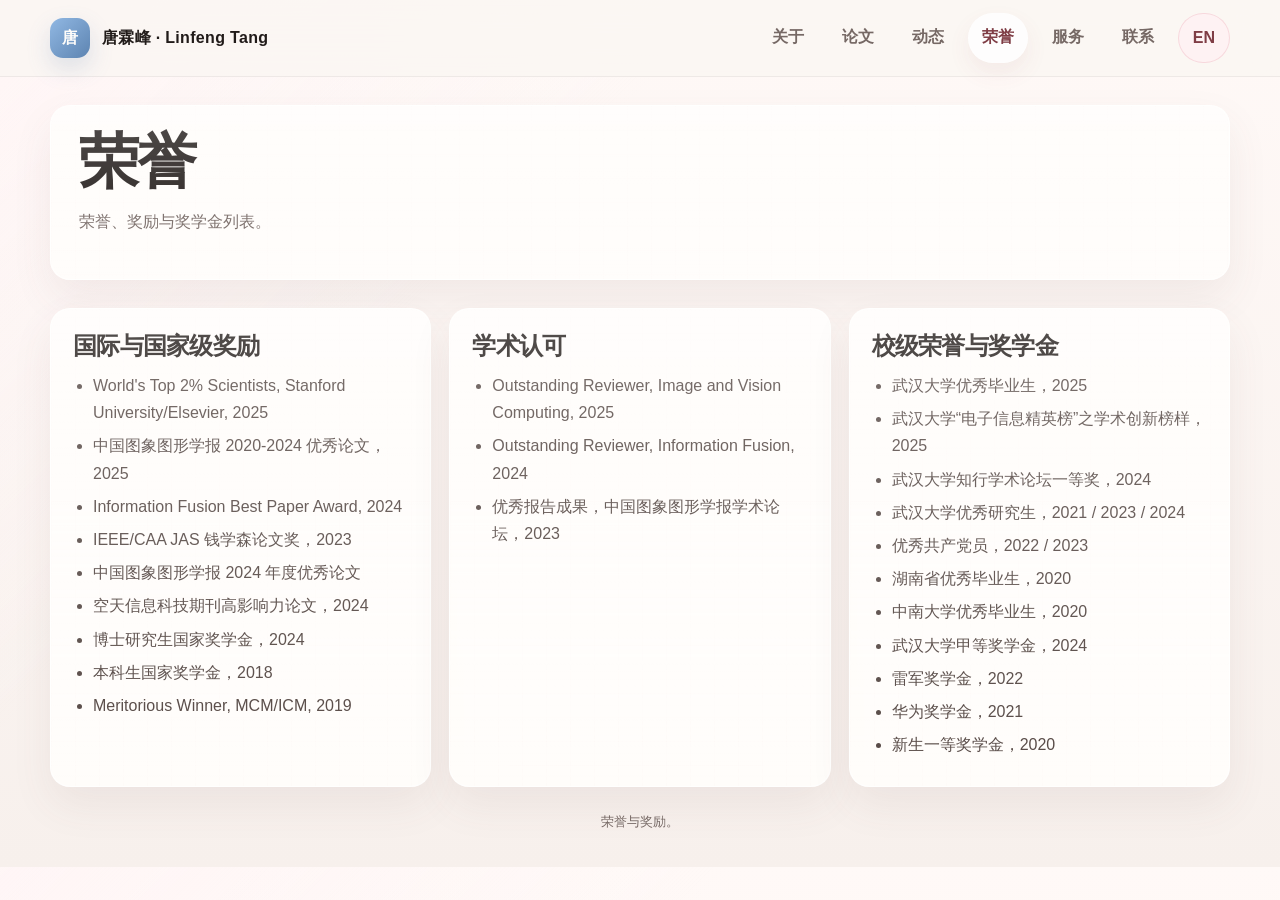
<file: honors.html>
<!doctype html>
<html lang="zh-CN">
<head>
  <meta charset="utf-8">
  <meta name="viewport" content="width=device-width, initial-scale=1">
  <title>唐霖峰 | 荣誉</title>
  <meta name="description" content="唐霖峰的荣誉、奖励与奖学金。">
  <link rel="alternate" hreflang="zh-CN" href="./honors.html">
  <link rel="alternate" hreflang="en" href="./en/honors.html">
  <link rel="stylesheet" href="./styles.css?v=20260426-crown-neutral-buttons">
</head>
<body>
  <header class="topbar">
    <div class="wrap topbar-inner">
      <a class="brand" href="./index.html">
        <span class="brand-mark">唐</span>
        <span>唐霖峰 · Linfeng Tang</span>
      </a>
      <nav class="nav">
        <a href="./index.html">关于</a>
        <a href="./publications.html">论文</a>
        <a href="./news.html">动态</a>
        <a class="current" href="./honors.html">荣誉</a>
        <a href="./services.html">服务</a>
        <a href="./contact.html">联系</a>
        <a class="lang-link" href="./en/honors.html">EN</a>
      </nav>
    </div>
  </header>

  <main class="wrap">
    <section class="page-hero">
      <div class="hero-card">
        <h1>荣誉</h1>
        <p>荣誉、奖励与奖学金列表。</p>
      </div>
    </section>

    <section class="section">
      <div class="honor-grid">
        <article class="list-card">
          <h3>国际与国家级奖励</h3>
          <ul class="plain-list">
            <li>World&#x27;s Top 2% Scientists, Stanford University/Elsevier, 2025</li>
            <li>中国图象图形学报 2020-2024 优秀论文，2025</li>
            <li>Information Fusion Best Paper Award, 2024</li>
            <li>IEEE/CAA JAS 钱学森论文奖，2023</li>
            <li>中国图象图形学报 2024 年度优秀论文</li>
            <li>空天信息科技期刊高影响力论文，2024</li>
            <li>博士研究生国家奖学金，2024</li>
            <li>本科生国家奖学金，2018</li>
            <li>Meritorious Winner, MCM/ICM, 2019</li>
          </ul>
        </article>
        <article class="list-card">
          <h3>学术认可</h3>
          <ul class="plain-list">
            <li>Outstanding Reviewer, Image and Vision Computing, 2025</li>
            <li>Outstanding Reviewer, Information Fusion, 2024</li>
            <li>优秀报告成果，中国图象图形学报学术论坛，2023</li>
          </ul>
        </article>
        <article class="list-card">
          <h3>校级荣誉与奖学金</h3>
          <ul class="plain-list">
            <li>武汉大学优秀毕业生，2025</li>
            <li>武汉大学“电子信息精英榜”之学术创新榜样，2025</li>
            <li>武汉大学知行学术论坛一等奖，2024</li>
            <li>武汉大学优秀研究生，2021 / 2023 / 2024</li>
            <li>优秀共产党员，2022 / 2023</li>
            <li>湖南省优秀毕业生，2020</li>
            <li>中南大学优秀毕业生，2020</li>
            <li>武汉大学甲等奖学金，2024</li>
            <li>雷军奖学金，2022</li>
            <li>华为奖学金，2021</li>
            <li>新生一等奖学金，2020</li>
          </ul>
        </article>
      </div>
    </section>

    <div class="footer">荣誉与奖励。</div>
  </main>
</body>
</html>
</file>
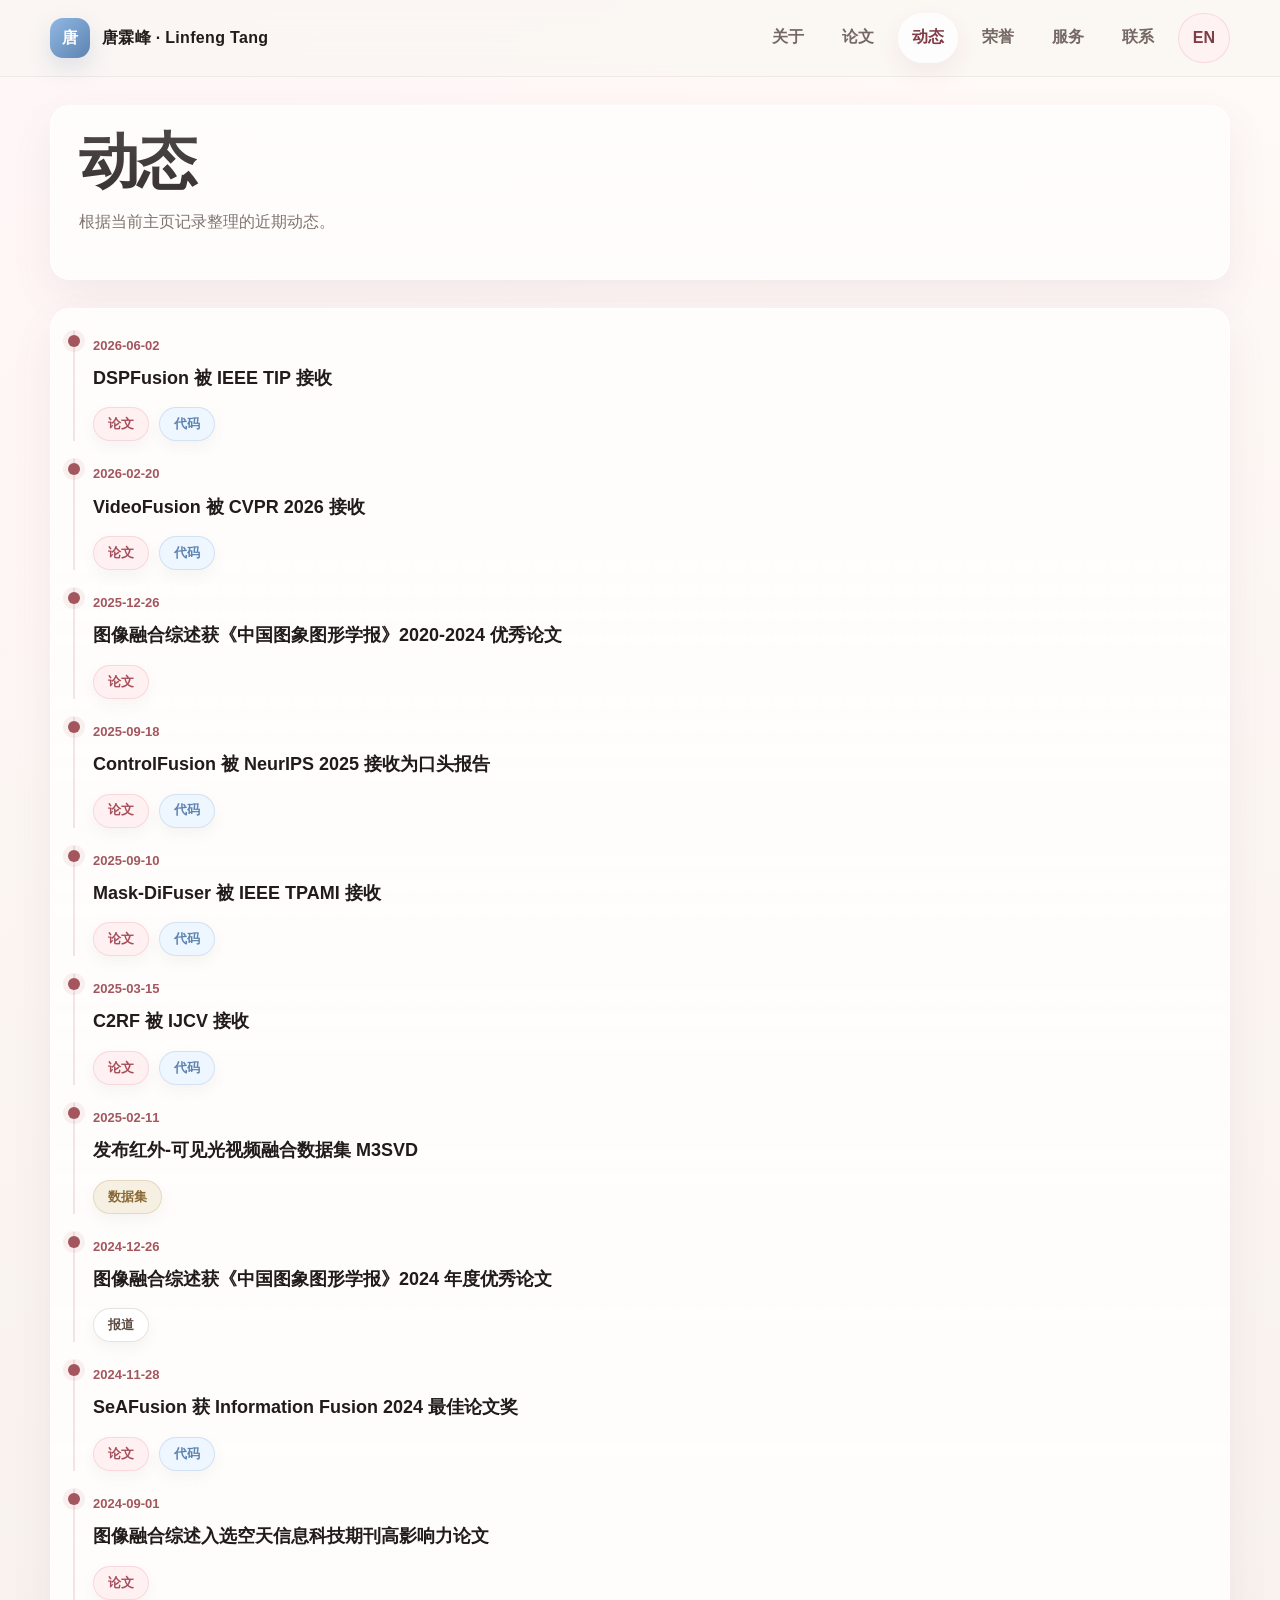
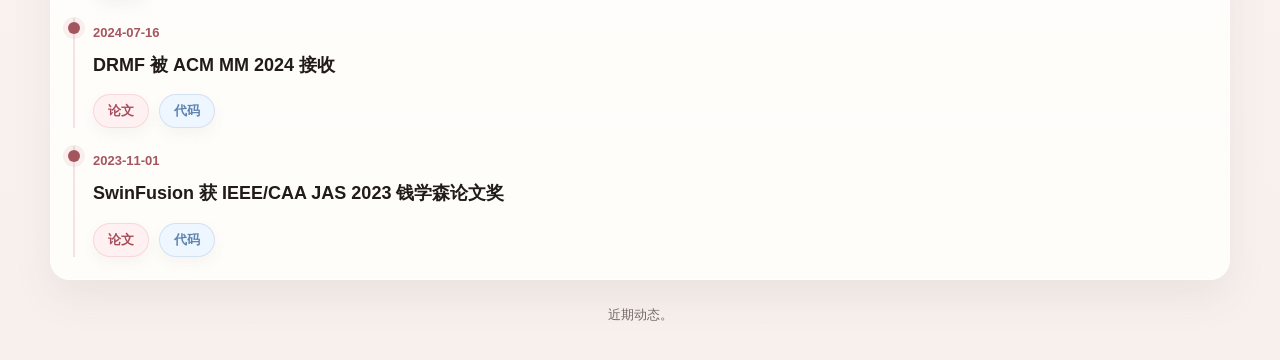
<file: news.html>
<!doctype html>
<html lang="zh-CN">
<head>
  <meta charset="utf-8">
  <meta name="viewport" content="width=device-width, initial-scale=1">
  <title>唐霖峰 | 动态</title>
  <meta name="description" content="唐霖峰近期动态。">
  <link rel="alternate" hreflang="zh-CN" href="./news.html">
  <link rel="alternate" hreflang="en" href="./en/news.html">
  <link rel="stylesheet" href="./styles.css?v=20260426-crown-neutral-buttons">
</head>
<body>
  <header class="topbar">
    <div class="wrap topbar-inner">
      <a class="brand" href="./index.html">
        <span class="brand-mark">唐</span>
        <span>唐霖峰 · Linfeng Tang</span>
      </a>
      <nav class="nav">
        <a href="./index.html">关于</a>
        <a href="./publications.html">论文</a>
        <a class="current" href="./news.html">动态</a>
        <a href="./honors.html">荣誉</a>
        <a href="./services.html">服务</a>
        <a href="./contact.html">联系</a>
        <a class="lang-link" href="./en/news.html">EN</a>
      </nav>
    </div>
  </header>

  <main class="wrap">
    <section class="page-hero">
      <div class="hero-card">
        <h1>动态</h1>
        <p>根据当前主页记录整理的近期动态。</p>
      </div>
    </section>

    <section class="section">
      <div class="timeline-card">
        <div class="timeline-list">
          <div class="timeline-item">
            <span>2026-06-02</span>
            <strong>DSPFusion 被 IEEE TIP 接收</strong>
            <div class="mini-actions"><a class="mini-btn paper" href="https://doi.org/10.1109/TIP.2026.3700938" target="_blank" rel="noreferrer">论文</a><a class="mini-btn code" href="https://github.com/Linfeng-Tang/DSPFusion" target="_blank" rel="noreferrer">代码</a></div>
          </div>
          <div class="timeline-item">
            <span>2026-02-20</span>
            <strong>VideoFusion 被 CVPR 2026 接收</strong>
            <div class="mini-actions"><a class="mini-btn paper" href="https://arxiv.org/abs/2503.23359" target="_blank" rel="noreferrer">论文</a><a class="mini-btn code" href="https://github.com/Linfeng-Tang/VideoFusion" target="_blank" rel="noreferrer">代码</a></div>
          </div>
          <div class="timeline-item">
            <span>2025-12-26</span>
            <strong>图像融合综述获《中国图象图形学报》2020-2024 优秀论文</strong>
            <div class="mini-actions"><a class="mini-btn paper" href="https://www.cjig.cn/thesisDetails#10.11834/jig.220422&lang=zh" target="_blank" rel="noreferrer">论文</a></div>
          </div>
          <div class="timeline-item">
            <span>2025-09-18</span>
            <strong>ControlFusion 被 NeurIPS 2025 接收为口头报告</strong>
            <div class="mini-actions"><a class="mini-btn paper" href="https://arxiv.org/pdf/2503.23356" target="_blank" rel="noreferrer">论文</a><a class="mini-btn code" href="https://github.com/Linfeng-Tang/ControlFusion" target="_blank" rel="noreferrer">代码</a></div>
          </div>
          <div class="timeline-item">
            <span>2025-09-10</span>
            <strong>Mask-DiFuser 被 IEEE TPAMI 接收</strong>
            <div class="mini-actions"><a class="mini-btn paper" href="https://ieeexplore.ieee.org/document/11162636" target="_blank" rel="noreferrer">论文</a><a class="mini-btn code" href="https://github.com/Linfeng-Tang/Mask-DiFuser" target="_blank" rel="noreferrer">代码</a></div>
          </div>
          <div class="timeline-item">
            <span>2025-03-15</span>
            <strong>C2RF 被 IJCV 接收</strong>
            <div class="mini-actions"><a class="mini-btn paper" href="https://link.springer.com/article/10.1007/s11263-025-02427-1" target="_blank" rel="noreferrer">论文</a><a class="mini-btn code" href="https://github.com/Linfeng-Tang/C2RF" target="_blank" rel="noreferrer">代码</a></div>
          </div>
          <div class="timeline-item">
            <span>2025-02-11</span>
            <strong>发布红外-可见光视频融合数据集 M3SVD</strong>
            <div class="mini-actions"><a class="mini-btn data" href="https://github.com/Linfeng-Tang/M3SVD" target="_blank" rel="noreferrer">数据集</a></div>
          </div>
          <div class="timeline-item">
            <span>2024-12-26</span>
            <strong>图像融合综述获《中国图象图形学报》2024 年度优秀论文</strong>
            <div class="mini-actions"><a class="mini-btn note" href="https://mp.weixin.qq.com/s?__biz=MzU1NzM4MjgzOA==&mid=2247536019&idx=1&sn=086193c8064ae58bc1f05de26faaee61" target="_blank" rel="noreferrer">报道</a></div>
          </div>
          <div class="timeline-item">
            <span>2024-11-28</span>
            <strong>SeAFusion 获 Information Fusion 2024 最佳论文奖</strong>
            <div class="mini-actions"><a class="mini-btn paper" href="https://www.sciencedirect.com/science/article/pii/S1566253521002542" target="_blank" rel="noreferrer">论文</a><a class="mini-btn code" href="https://github.com/Linfeng-Tang/SeAFusion" target="_blank" rel="noreferrer">代码</a></div>
          </div>
          <div class="timeline-item">
            <span>2024-09-01</span>
            <strong>图像融合综述入选空天信息科技期刊高影响力论文</strong>
            <div class="mini-actions"><a class="mini-btn paper" href="https://txtx.publish.founderss.cn/zh/article/doi/10.11834/jig.220422/" target="_blank" rel="noreferrer">论文</a></div>
          </div>
          <div class="timeline-item">
            <span>2024-07-16</span>
            <strong>DRMF 被 ACM MM 2024 接收</strong>
            <div class="mini-actions"><a class="mini-btn paper" href="https://dl.acm.org/doi/10.1145/3664647.3681064" target="_blank" rel="noreferrer">论文</a><a class="mini-btn code" href="https://github.com/Linfeng-Tang/DRMF" target="_blank" rel="noreferrer">代码</a></div>
          </div>
          <div class="timeline-item">
            <span>2023-11-01</span>
            <strong>SwinFusion 获 IEEE/CAA JAS 2023 钱学森论文奖</strong>
            <div class="mini-actions"><a class="mini-btn paper" href="https://ieeexplore.ieee.org/document/9812535" target="_blank" rel="noreferrer">论文</a><a class="mini-btn code" href="https://github.com/Linfeng-Tang/SwinFusion" target="_blank" rel="noreferrer">代码</a></div>
          </div>
        </div>
      </div>
    </section>

    <div class="footer">近期动态。</div>
  </main>
</body>
</html>
</file>
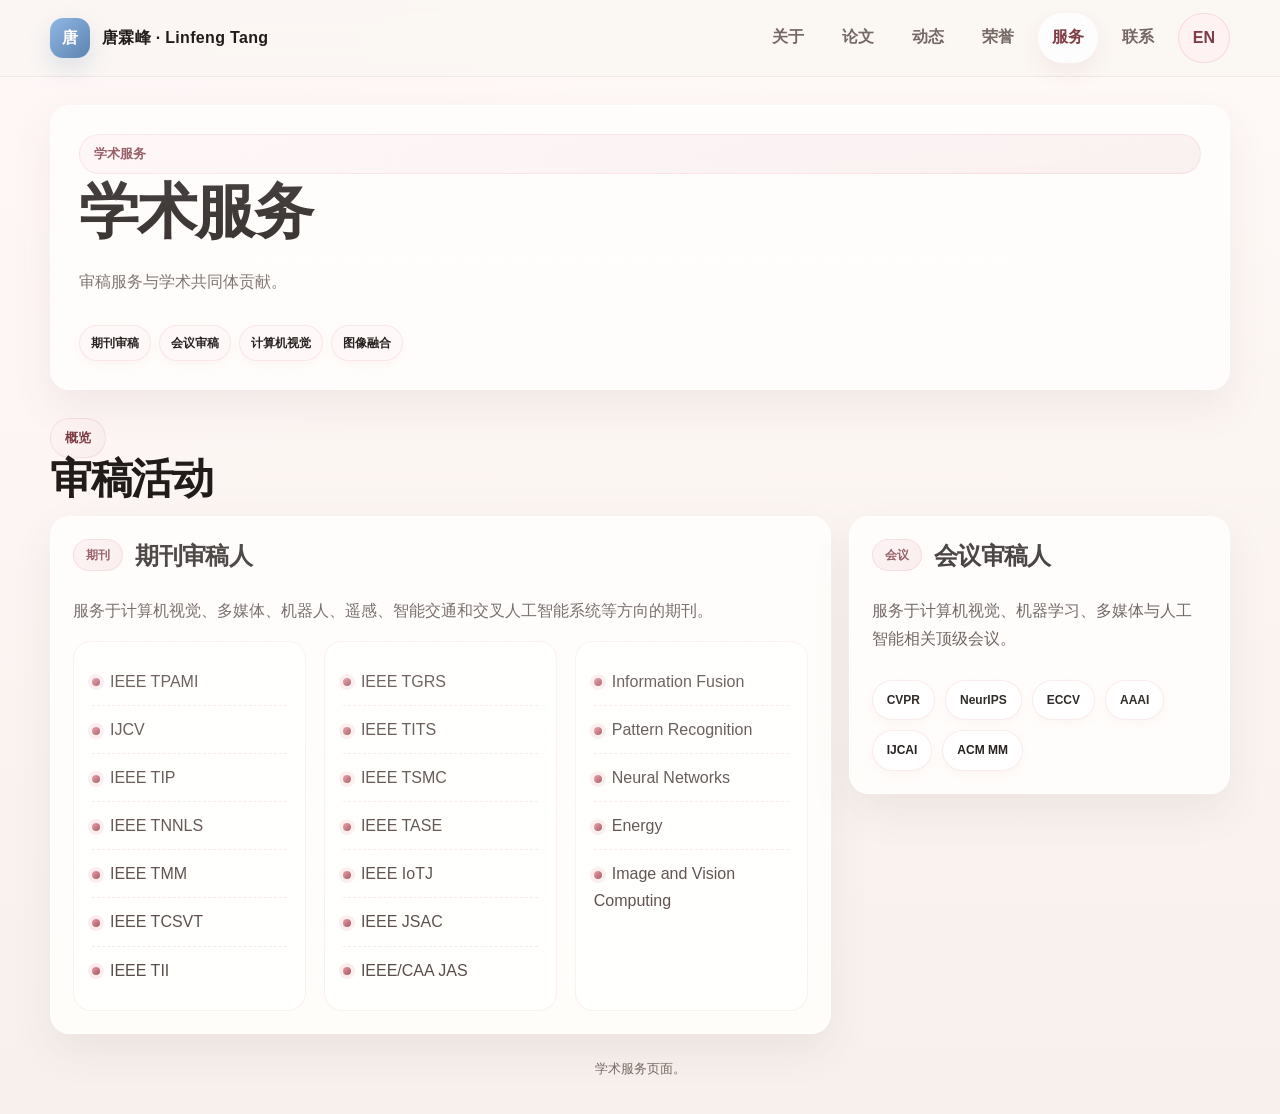
<file: services.html>
<!doctype html>
<html lang="zh-CN">
<head>
  <meta charset="utf-8">
  <meta name="viewport" content="width=device-width, initial-scale=1">
  <title>唐霖峰 | 学术服务</title>
  <meta name="description" content="唐霖峰的学术服务与审稿工作。">
  <link rel="alternate" hreflang="zh-CN" href="./services.html">
  <link rel="alternate" hreflang="en" href="./en/services.html">
  <link rel="stylesheet" href="./styles.css?v=20260426-crown-neutral-buttons">
</head>
<body>
  <header class="topbar">
    <div class="wrap topbar-inner">
      <a class="brand" href="./index.html">
        <span class="brand-mark">唐</span>
        <span>唐霖峰 · Linfeng Tang</span>
      </a>
      <nav class="nav">
        <a href="./index.html">关于</a>
        <a href="./publications.html">论文</a>
        <a href="./news.html">动态</a>
        <a href="./honors.html">荣誉</a>
        <a class="current" href="./services.html">服务</a>
        <a href="./contact.html">联系</a>
        <a class="lang-link" href="./en/services.html">EN</a>
      </nav>
    </div>
  </header>

  <main class="wrap">
    <section class="page-hero">
      <div class="hero-card services-hero">
        <span class="eyebrow">学术服务</span>
        <h1>学术服务</h1>
        <p>审稿服务与学术共同体贡献。</p>
        <div class="compact-badges services-badges"><span>期刊审稿</span><span>会议审稿</span><span>计算机视觉</span><span>图像融合</span></div>
      </div>
    </section>

    <section class="section">
      <div class="section-head">
        <div>
          <span class="eyebrow">概览</span>
          <h2>审稿活动</h2>
        </div>
      </div>

      <div class="services-grid refined-services-grid">
        <article class="list-card service-card service-card-wide">
          <div class="service-head">
            <span class="service-mark">期刊</span>
            <h3>期刊审稿人</h3>
          </div>
          <p class="service-note">服务于计算机视觉、多媒体、机器人、遥感、智能交通和交叉人工智能系统等方向的期刊。</p>
          <div class="service-columns">
            <ul class="plain-list service-list">
              <li>IEEE TPAMI</li>
              <li>IJCV</li>
              <li>IEEE TIP</li>
              <li>IEEE TNNLS</li>
              <li>IEEE TMM</li>
              <li>IEEE TCSVT</li>
              <li>IEEE TII</li>
            </ul>
<ul class="plain-list service-list">
              <li>IEEE TGRS</li>
              <li>IEEE TITS</li>
              <li>IEEE TSMC</li>
              <li>IEEE TASE</li>
              <li>IEEE IoTJ</li>
              <li>IEEE JSAC</li>
              <li>IEEE/CAA JAS</li>
            </ul>
<ul class="plain-list service-list">
              <li>Information Fusion</li>
              <li>Pattern Recognition</li>
              <li>Neural Networks</li>
              <li>Energy</li>
              <li>Image and Vision Computing</li>
            </ul>
          </div>
        </article>

        <article class="list-card service-card">
          <div class="service-head">
            <span class="service-mark">会议</span>
            <h3>会议审稿人</h3>
          </div>
          <p class="service-note">服务于计算机视觉、机器学习、多媒体与人工智能相关顶级会议。</p>
          <div class="compact-badges service-chip-list"><span>CVPR</span><span>NeurIPS</span><span>ECCV</span><span>AAAI</span><span>IJCAI</span><span>ACM MM</span></div>
        </article>
      </div>
    </section>

    <div class="footer">学术服务页面。</div>
  </main>
</body>
</html>
</file>
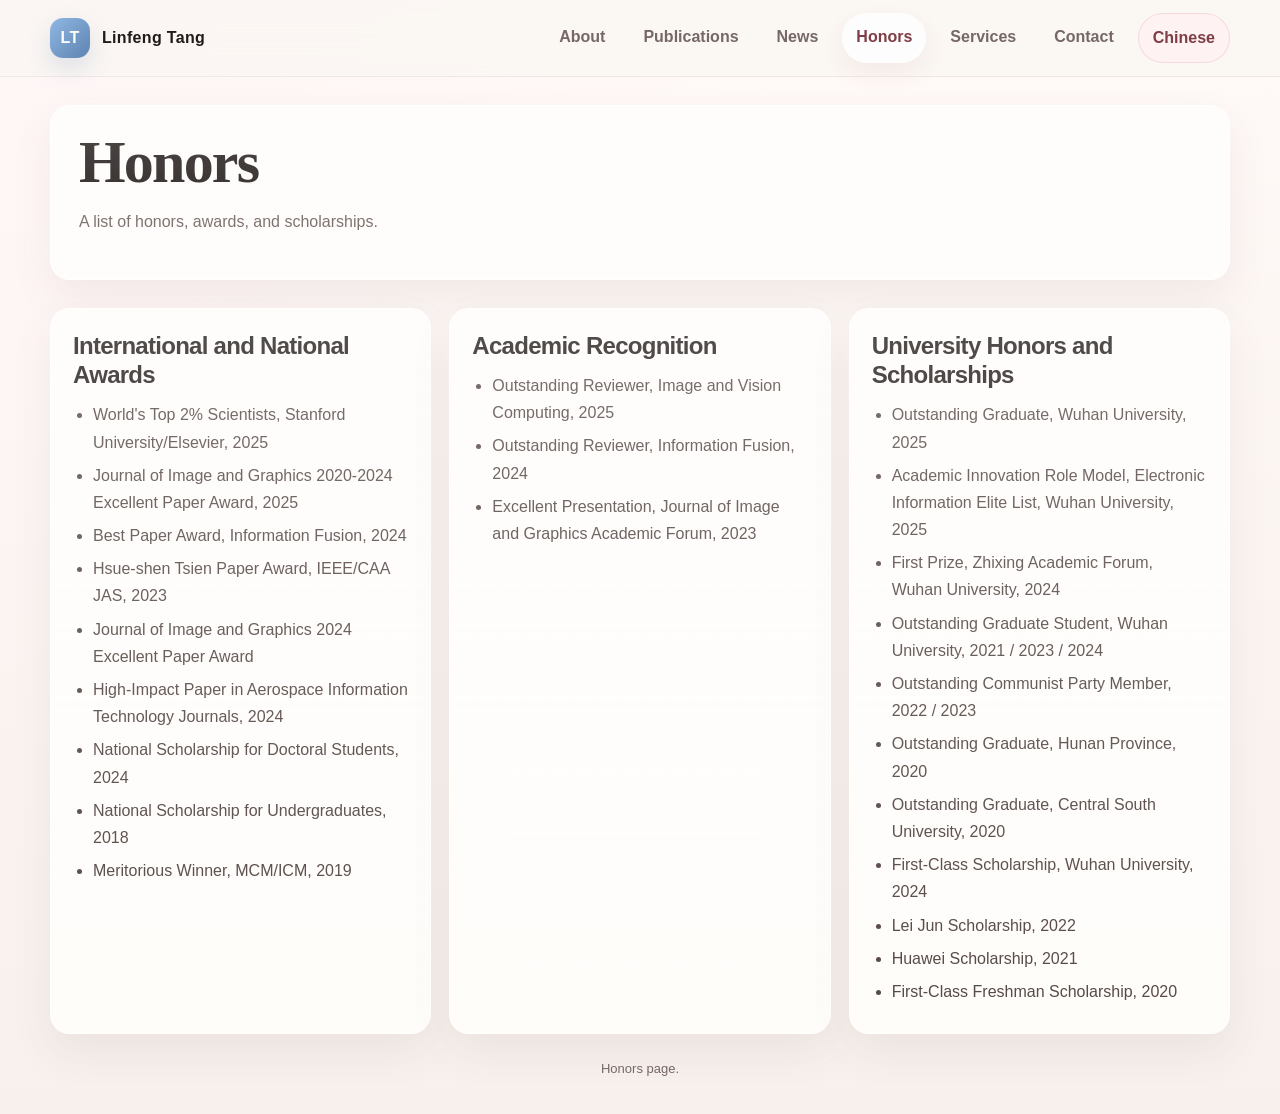
<file: en/honors.html>
<!doctype html>
<html lang="en">
<head>
  <meta charset="utf-8">
  <meta name="viewport" content="width=device-width, initial-scale=1">
  <title>Linfeng Tang | Honors</title>
  <meta name="description" content="Honors, awards, and scholarships of Linfeng Tang.">
  <link rel="alternate" hreflang="zh-CN" href="../honors.html">
  <link rel="alternate" hreflang="en" href="./honors.html">
  <link rel="stylesheet" href="../styles.css?v=20260426-crown-neutral-buttons">
</head>
<body>
  <header class="topbar">
    <div class="wrap topbar-inner">
      <a class="brand" href="./index.html">
        <span class="brand-mark">LT</span>
        <span>Linfeng Tang</span>
      </a>
      <nav class="nav">
        <a href="./index.html">About</a>
        <a href="./publications.html">Publications</a>
        <a href="./news.html">News</a>
        <a class="current" href="./honors.html">Honors</a>
        <a href="./services.html">Services</a>
        <a href="./contact.html">Contact</a>
        <a class="lang-link" href="../honors.html">Chinese</a>
      </nav>
    </div>
  </header>

  <main class="wrap">
    <section class="page-hero">
      <div class="hero-card">
        <h1>Honors</h1>
        <p>A list of honors, awards, and scholarships.</p>
      </div>
    </section>

    <section class="section">
      <div class="honor-grid">
        <article class="list-card">
          <h3>International and National Awards</h3>
          <ul class="plain-list">
            <li>World&#x27;s Top 2% Scientists, Stanford University/Elsevier, 2025</li>
            <li>Journal of Image and Graphics 2020-2024 Excellent Paper Award, 2025</li>
            <li>Best Paper Award, Information Fusion, 2024</li>
            <li>Hsue-shen Tsien Paper Award, IEEE/CAA JAS, 2023</li>
            <li>Journal of Image and Graphics 2024 Excellent Paper Award</li>
            <li>High-Impact Paper in Aerospace Information Technology Journals, 2024</li>
            <li>National Scholarship for Doctoral Students, 2024</li>
            <li>National Scholarship for Undergraduates, 2018</li>
            <li>Meritorious Winner, MCM/ICM, 2019</li>
          </ul>
        </article>
        <article class="list-card">
          <h3>Academic Recognition</h3>
          <ul class="plain-list">
            <li>Outstanding Reviewer, Image and Vision Computing, 2025</li>
            <li>Outstanding Reviewer, Information Fusion, 2024</li>
            <li>Excellent Presentation, Journal of Image and Graphics Academic Forum, 2023</li>
          </ul>
        </article>
        <article class="list-card">
          <h3>University Honors and Scholarships</h3>
          <ul class="plain-list">
            <li>Outstanding Graduate, Wuhan University, 2025</li>
            <li>Academic Innovation Role Model, Electronic Information Elite List, Wuhan University, 2025</li>
            <li>First Prize, Zhixing Academic Forum, Wuhan University, 2024</li>
            <li>Outstanding Graduate Student, Wuhan University, 2021 / 2023 / 2024</li>
            <li>Outstanding Communist Party Member, 2022 / 2023</li>
            <li>Outstanding Graduate, Hunan Province, 2020</li>
            <li>Outstanding Graduate, Central South University, 2020</li>
            <li>First-Class Scholarship, Wuhan University, 2024</li>
            <li>Lei Jun Scholarship, 2022</li>
            <li>Huawei Scholarship, 2021</li>
            <li>First-Class Freshman Scholarship, 2020</li>
          </ul>
        </article>
      </div>
    </section>

    <div class="footer">Honors page.</div>
  </main>
</body>
</html>
</file>
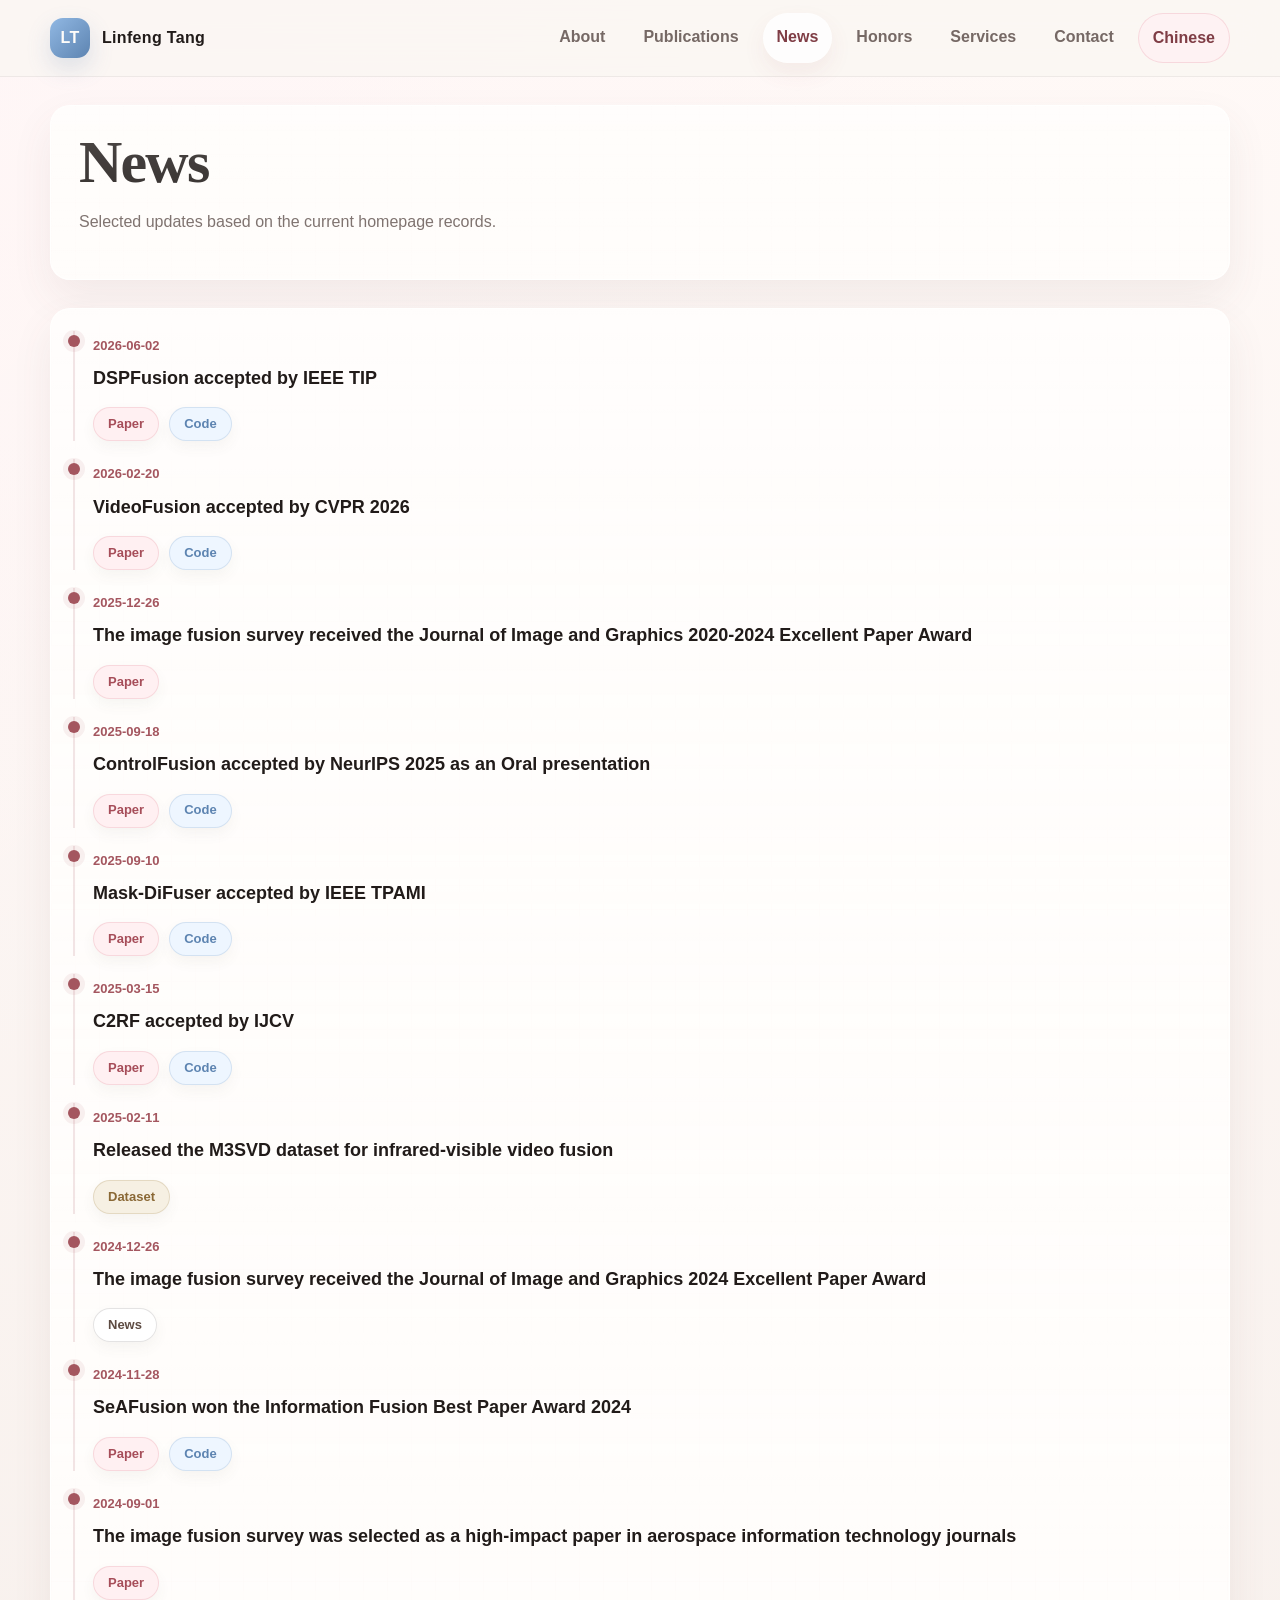
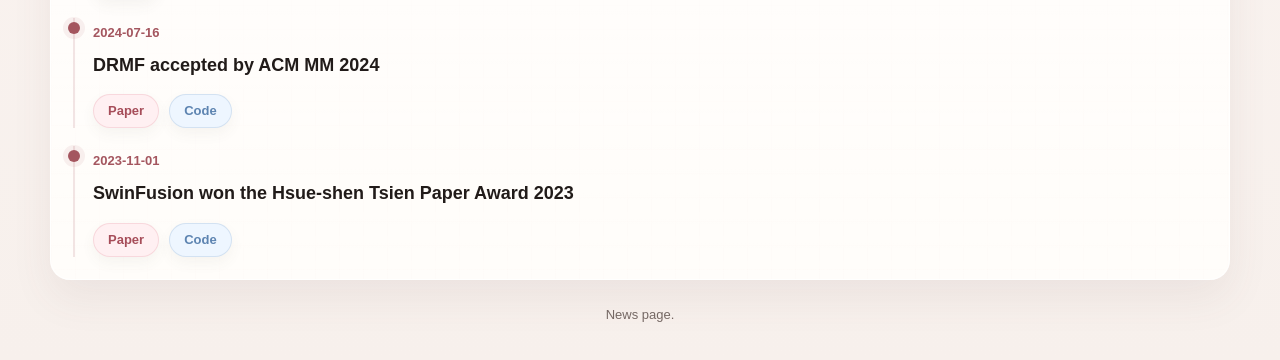
<file: en/news.html>
<!doctype html>
<html lang="en">
<head>
  <meta charset="utf-8">
  <meta name="viewport" content="width=device-width, initial-scale=1">
  <title>Linfeng Tang | News</title>
  <meta name="description" content="Recent news of Linfeng Tang.">
  <link rel="alternate" hreflang="zh-CN" href="../news.html">
  <link rel="alternate" hreflang="en" href="./news.html">
  <link rel="stylesheet" href="../styles.css?v=20260426-crown-neutral-buttons">
</head>
<body>
  <header class="topbar">
    <div class="wrap topbar-inner">
      <a class="brand" href="./index.html">
        <span class="brand-mark">LT</span>
        <span>Linfeng Tang</span>
      </a>
      <nav class="nav">
        <a href="./index.html">About</a>
        <a href="./publications.html">Publications</a>
        <a class="current" href="./news.html">News</a>
        <a href="./honors.html">Honors</a>
        <a href="./services.html">Services</a>
        <a href="./contact.html">Contact</a>
        <a class="lang-link" href="../news.html">Chinese</a>
      </nav>
    </div>
  </header>

  <main class="wrap">
    <section class="page-hero">
      <div class="hero-card">
        <h1>News</h1>
        <p>Selected updates based on the current homepage records.</p>
      </div>
    </section>

    <section class="section">
      <div class="timeline-card">
        <div class="timeline-list">
          <div class="timeline-item">
            <span>2026-06-02</span>
            <strong>DSPFusion accepted by IEEE TIP</strong>
            <div class="mini-actions"><a class="mini-btn paper" href="https://doi.org/10.1109/TIP.2026.3700938" target="_blank" rel="noreferrer">Paper</a><a class="mini-btn code" href="https://github.com/Linfeng-Tang/DSPFusion" target="_blank" rel="noreferrer">Code</a></div>
          </div>
          <div class="timeline-item">
            <span>2026-02-20</span>
            <strong>VideoFusion accepted by CVPR 2026</strong>
            <div class="mini-actions"><a class="mini-btn paper" href="https://arxiv.org/abs/2503.23359" target="_blank" rel="noreferrer">Paper</a><a class="mini-btn code" href="https://github.com/Linfeng-Tang/VideoFusion" target="_blank" rel="noreferrer">Code</a></div>
          </div>
          <div class="timeline-item">
            <span>2025-12-26</span>
            <strong>The image fusion survey received the Journal of Image and Graphics 2020-2024 Excellent Paper Award</strong>
            <div class="mini-actions"><a class="mini-btn paper" href="https://www.cjig.cn/thesisDetails#10.11834/jig.220422&lang=zh" target="_blank" rel="noreferrer">Paper</a></div>
          </div>
          <div class="timeline-item">
            <span>2025-09-18</span>
            <strong>ControlFusion accepted by NeurIPS 2025 as an Oral presentation</strong>
            <div class="mini-actions"><a class="mini-btn paper" href="https://arxiv.org/pdf/2503.23356" target="_blank" rel="noreferrer">Paper</a><a class="mini-btn code" href="https://github.com/Linfeng-Tang/ControlFusion" target="_blank" rel="noreferrer">Code</a></div>
          </div>
          <div class="timeline-item">
            <span>2025-09-10</span>
            <strong>Mask-DiFuser accepted by IEEE TPAMI</strong>
            <div class="mini-actions"><a class="mini-btn paper" href="https://ieeexplore.ieee.org/document/11162636" target="_blank" rel="noreferrer">Paper</a><a class="mini-btn code" href="https://github.com/Linfeng-Tang/Mask-DiFuser" target="_blank" rel="noreferrer">Code</a></div>
          </div>
          <div class="timeline-item">
            <span>2025-03-15</span>
            <strong>C2RF accepted by IJCV</strong>
            <div class="mini-actions"><a class="mini-btn paper" href="https://link.springer.com/article/10.1007/s11263-025-02427-1" target="_blank" rel="noreferrer">Paper</a><a class="mini-btn code" href="https://github.com/Linfeng-Tang/C2RF" target="_blank" rel="noreferrer">Code</a></div>
          </div>
          <div class="timeline-item">
            <span>2025-02-11</span>
            <strong>Released the M3SVD dataset for infrared-visible video fusion</strong>
            <div class="mini-actions"><a class="mini-btn data" href="https://github.com/Linfeng-Tang/M3SVD" target="_blank" rel="noreferrer">Dataset</a></div>
          </div>
          <div class="timeline-item">
            <span>2024-12-26</span>
            <strong>The image fusion survey received the Journal of Image and Graphics 2024 Excellent Paper Award</strong>
            <div class="mini-actions"><a class="mini-btn note" href="https://mp.weixin.qq.com/s?__biz=MzU1NzM4MjgzOA==&mid=2247536019&idx=1&sn=086193c8064ae58bc1f05de26faaee61" target="_blank" rel="noreferrer">News</a></div>
          </div>
          <div class="timeline-item">
            <span>2024-11-28</span>
            <strong>SeAFusion won the Information Fusion Best Paper Award 2024</strong>
            <div class="mini-actions"><a class="mini-btn paper" href="https://www.sciencedirect.com/science/article/pii/S1566253521002542" target="_blank" rel="noreferrer">Paper</a><a class="mini-btn code" href="https://github.com/Linfeng-Tang/SeAFusion" target="_blank" rel="noreferrer">Code</a></div>
          </div>
          <div class="timeline-item">
            <span>2024-09-01</span>
            <strong>The image fusion survey was selected as a high-impact paper in aerospace information technology journals</strong>
            <div class="mini-actions"><a class="mini-btn paper" href="https://txtx.publish.founderss.cn/zh/article/doi/10.11834/jig.220422/" target="_blank" rel="noreferrer">Paper</a></div>
          </div>
          <div class="timeline-item">
            <span>2024-07-16</span>
            <strong>DRMF accepted by ACM MM 2024</strong>
            <div class="mini-actions"><a class="mini-btn paper" href="https://dl.acm.org/doi/10.1145/3664647.3681064" target="_blank" rel="noreferrer">Paper</a><a class="mini-btn code" href="https://github.com/Linfeng-Tang/DRMF" target="_blank" rel="noreferrer">Code</a></div>
          </div>
          <div class="timeline-item">
            <span>2023-11-01</span>
            <strong>SwinFusion won the Hsue-shen Tsien Paper Award 2023</strong>
            <div class="mini-actions"><a class="mini-btn paper" href="https://ieeexplore.ieee.org/document/9812535" target="_blank" rel="noreferrer">Paper</a><a class="mini-btn code" href="https://github.com/Linfeng-Tang/SwinFusion" target="_blank" rel="noreferrer">Code</a></div>
          </div>
        </div>
      </div>
    </section>

    <div class="footer">News page.</div>
  </main>
</body>
</html>
</file>
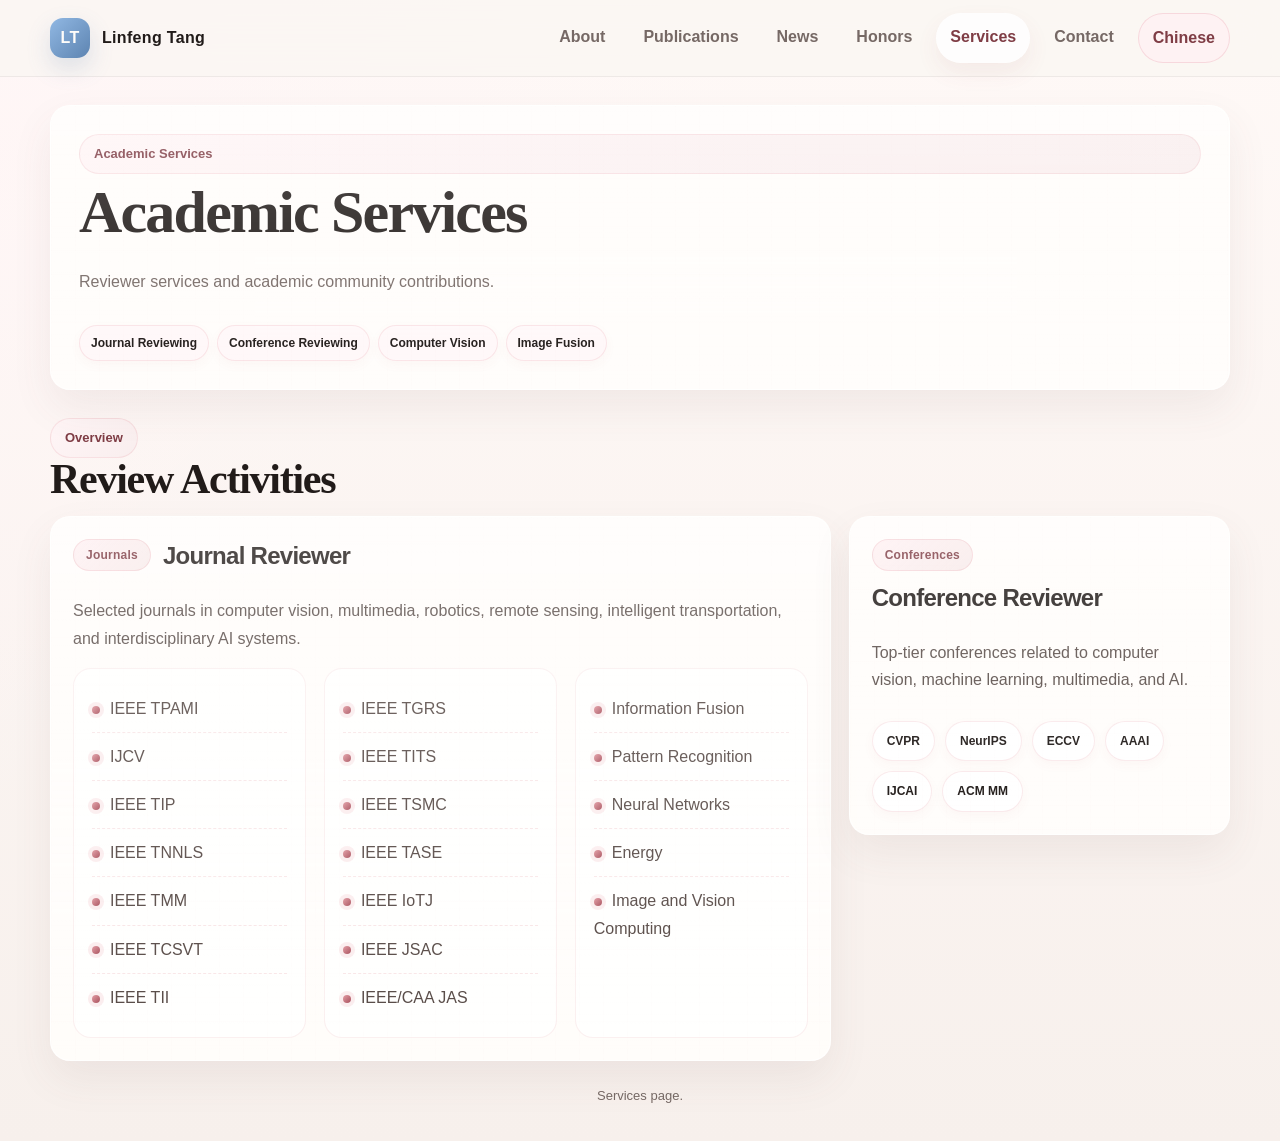
<file: en/services.html>
<!doctype html>
<html lang="en">
<head>
  <meta charset="utf-8">
  <meta name="viewport" content="width=device-width, initial-scale=1">
  <title>Linfeng Tang | Services</title>
  <meta name="description" content="Academic services and reviewing activities of Linfeng Tang.">
  <link rel="alternate" hreflang="zh-CN" href="../services.html">
  <link rel="alternate" hreflang="en" href="./services.html">
  <link rel="stylesheet" href="../styles.css?v=20260426-crown-neutral-buttons">
</head>
<body>
  <header class="topbar">
    <div class="wrap topbar-inner">
      <a class="brand" href="./index.html">
        <span class="brand-mark">LT</span>
        <span>Linfeng Tang</span>
      </a>
      <nav class="nav">
        <a href="./index.html">About</a>
        <a href="./publications.html">Publications</a>
        <a href="./news.html">News</a>
        <a href="./honors.html">Honors</a>
        <a class="current" href="./services.html">Services</a>
        <a href="./contact.html">Contact</a>
        <a class="lang-link" href="../services.html">Chinese</a>
      </nav>
    </div>
  </header>

  <main class="wrap">
    <section class="page-hero">
      <div class="hero-card services-hero">
        <span class="eyebrow">Academic Services</span>
        <h1>Academic Services</h1>
        <p>Reviewer services and academic community contributions.</p>
        <div class="compact-badges services-badges"><span>Journal Reviewing</span><span>Conference Reviewing</span><span>Computer Vision</span><span>Image Fusion</span></div>
      </div>
    </section>

    <section class="section">
      <div class="section-head">
        <div>
          <span class="eyebrow">Overview</span>
          <h2>Review Activities</h2>
        </div>
      </div>

      <div class="services-grid refined-services-grid">
        <article class="list-card service-card service-card-wide">
          <div class="service-head">
            <span class="service-mark">Journals</span>
            <h3>Journal Reviewer</h3>
          </div>
          <p class="service-note">Selected journals in computer vision, multimedia, robotics, remote sensing, intelligent transportation, and interdisciplinary AI systems.</p>
          <div class="service-columns">
            <ul class="plain-list service-list">
              <li>IEEE TPAMI</li>
              <li>IJCV</li>
              <li>IEEE TIP</li>
              <li>IEEE TNNLS</li>
              <li>IEEE TMM</li>
              <li>IEEE TCSVT</li>
              <li>IEEE TII</li>
            </ul>
<ul class="plain-list service-list">
              <li>IEEE TGRS</li>
              <li>IEEE TITS</li>
              <li>IEEE TSMC</li>
              <li>IEEE TASE</li>
              <li>IEEE IoTJ</li>
              <li>IEEE JSAC</li>
              <li>IEEE/CAA JAS</li>
            </ul>
<ul class="plain-list service-list">
              <li>Information Fusion</li>
              <li>Pattern Recognition</li>
              <li>Neural Networks</li>
              <li>Energy</li>
              <li>Image and Vision Computing</li>
            </ul>
          </div>
        </article>

        <article class="list-card service-card">
          <div class="service-head">
            <span class="service-mark">Conferences</span>
            <h3>Conference Reviewer</h3>
          </div>
          <p class="service-note">Top-tier conferences related to computer vision, machine learning, multimedia, and AI.</p>
          <div class="compact-badges service-chip-list"><span>CVPR</span><span>NeurIPS</span><span>ECCV</span><span>AAAI</span><span>IJCAI</span><span>ACM MM</span></div>
        </article>
      </div>
    </section>

    <div class="footer">Services page.</div>
  </main>
</body>
</html>
</file>
<file: styles.css>
:root {
  --bg: #f8f4f1;
  --paper: #fffdfb;
  --card: rgba(255, 253, 251, 0.95);
  --ink: #211b19;
  --muted: #766965;
  --line: rgba(33, 27, 25, 0.1);
  --accent: #a4565f;
  --accent-deep: #7f3d45;
  --accent-2: #678bb4;
  --accent-soft: #f7e9e8;
  --rednote: #d96b78;
  --rednote-deep: #a64d59;
  --rednote-soft: #fff0f2;
  --rednote-line: rgba(217, 107, 120, 0.18);
  --blue-soft: #eef6ff;
  --blue-line: rgba(90, 132, 182, 0.18);
  --blue-deep: #5d84b1;
  --blue-deeper: #466a93;
  --gold-soft: #f6f0e3;
  --gold-line: rgba(146, 109, 47, 0.18);
  --gold-deep: #8a6835;
  --ink-soft: #f4f0eb;
  --shadow: 0 18px 42px rgba(98, 82, 77, 0.08);
  --shadow-soft: 0 10px 24px rgba(98, 82, 77, 0.07);
  --radius: 20px;
  --max: 1180px;
}

* { box-sizing: border-box; }
html { scroll-behavior: smooth; }
body {
  margin: 0;
  color: var(--ink);
  font: 16px/1.7 "Segoe UI", "PingFang SC", "Microsoft YaHei", sans-serif;
  background:
    linear-gradient(135deg, rgba(255, 245, 246, 0.76) 0%, transparent 34%),
    linear-gradient(180deg, #fff9f7 0%, #f7f0ec 100%);
}

a {
  color: inherit;
  text-decoration: none;
  transition: color 160ms ease, background-color 160ms ease, border-color 160ms ease, box-shadow 160ms ease, transform 160ms ease;
}
img { display: block; max-width: 100%; }

.wrap { width: min(var(--max), calc(100% - 32px)); margin: 0 auto; }

.topbar {
  position: sticky;
  top: 0;
  z-index: 20;
  backdrop-filter: blur(18px);
  background: rgba(251, 246, 243, 0.88);
  border-bottom: 1px solid rgba(33, 27, 25, 0.06);
}

.topbar-inner {
  min-height: 76px;
  display: flex;
  justify-content: space-between;
  align-items: center;
  gap: 16px;
}

.brand {
  display: flex;
  align-items: center;
  gap: 12px;
  font-weight: 800;
  letter-spacing: 0.02em;
}

.brand-mark {
  width: 40px;
  height: 40px;
  border-radius: 13px;
  display: grid;
  place-items: center;
  color: #fffdfa;
  background: linear-gradient(135deg, #91b8e3, var(--blue-deep));
  box-shadow: 0 10px 24px rgba(93, 132, 177, 0.2);
}

.nav {
  display: flex;
  flex-wrap: wrap;
  gap: 10px;
}

.nav a {
  padding: 10px 14px;
  border-radius: 999px;
  color: var(--muted);
  font-weight: 700;
}

.nav a:hover,
.nav a.current {
  color: var(--accent-deep);
  background: rgba(255, 255, 255, 0.86);
  box-shadow: 0 10px 22px rgba(166, 77, 89, 0.08);
}

.nav .lang-link {
  color: var(--accent-deep);
  background: rgba(255, 240, 242, 0.78);
  border: 1px solid var(--rednote-line);
}

.nav .lang-link:hover {
  color: #fffdfa;
  background: linear-gradient(135deg, #de8791, var(--rednote-deep));
  border-color: transparent;
}

.page-hero {
  padding: 28px 0 14px;
}

.hero-card,
.card,
.pub-item,
.list-card,
.contact-card,
.timeline-card {
  background: var(--card);
  border: 1px solid rgba(255, 255, 255, 0.72);
  box-shadow: var(--shadow);
  border-radius: var(--radius);
}

.hero-card,
.card,
.list-card,
.contact-card,
.timeline-card,
.pub-item,
.info-card {
  position: relative;
  overflow: hidden;
}

.hero-card::before,
.card::before,
.list-card::before,
.contact-card::before,
.timeline-card::before,
.pub-item::before,
.info-card::before {
  content: "";
  position: absolute;
  inset: 0;
  pointer-events: none;
  background:
    linear-gradient(rgba(255, 255, 255, 0.5), rgba(255, 255, 255, 0)),
    linear-gradient(90deg, rgba(217, 107, 120, 0.018) 1px, transparent 1px),
    linear-gradient(rgba(217, 107, 120, 0.018) 1px, transparent 1px);
  background-size: auto, 24px 24px, 24px 24px;
  opacity: 0.45;
 }

.hero-card {
  padding: 28px;
}

h1,
h2,
h3 {
  margin: 0;
  letter-spacing: -0.03em;
}

h1 {
  font: 700 clamp(38px, 6vw, 60px)/0.96 "Georgia", "Times New Roman", "Songti SC", serif;
}

h2 {
  font: 700 clamp(28px, 4vw, 42px)/1 "Georgia", "Times New Roman", "Songti SC", serif;
}

h3 {
  font-size: 24px;
  line-height: 1.22;
}

.hero-card p,
.section-head p,
.muted {
  color: var(--muted);
}

.section {
  padding: 14px 0 6px;
}

.section-head {
  display: flex;
  justify-content: space-between;
  align-items: end;
  gap: 16px;
  margin-bottom: 16px;
}

.section-link {
  color: var(--accent-deep);
  font-weight: 800;
  padding: 8px 14px;
  border-radius: 999px;
  background: rgba(255, 240, 242, 0.9);
  border: 1px solid var(--rednote-line);
}

.section-link:hover {
  color: #fffdfa;
  background: linear-gradient(135deg, #d98691, var(--rednote-deep));
  border-color: transparent;
  box-shadow: 0 10px 22px rgba(166, 77, 89, 0.16);
}

.eyebrow {
  display: inline-flex;
  padding: 8px 14px;
  border-radius: 999px;
  background: linear-gradient(135deg, #fff5f6, #f9eeee);
  color: var(--accent-deep);
  font-size: 13px;
  font-weight: 800;
  border: 1px solid rgba(217, 107, 120, 0.14);
}

.hero-home {
  display: grid;
  grid-template-columns: 1.15fr 0.85fr;
  gap: 20px;
  align-items: start;
}

.hero-main {
  padding: 28px;
  display: grid;
  grid-template-columns: 180px 1fr;
  gap: 24px;
}

html[lang="en"] .hero-main {
  grid-template-columns: 168px minmax(0, 1fr);
  gap: 22px;
}

.portrait {
  width: 180px;
  height: 226px;
  border-radius: 26px;
  object-fit: cover;
  box-shadow: 0 16px 32px rgba(45, 30, 26, 0.16);
}

html[lang="en"] .portrait {
  width: 168px;
  height: 211px;
}

.portrait-affiliation {
  display: grid;
  gap: 7px;
  margin-top: 14px;
  color: var(--muted);
  font-size: 13px;
  line-height: 1.45;
  font-weight: 700;
}

.portrait-affiliation a,
.portrait-affiliation span {
  display: block;
}

.portrait-affiliation a:hover {
  color: var(--accent-deep);
}

.en-name {
  margin-top: 8px;
  font-size: 18px;
  color: var(--muted);
  font-weight: 600;
}

.subtitle {
  margin-top: 14px;
  font-size: 18px;
  color: #4d413d;
  font-weight: 600;
}

.summary {
  margin: 14px 0 0;
  color: #564945;
}

html[lang="en"] .summary {
  text-align: justify;
  text-justify: inter-word;
  hyphens: auto;
}

.chips,
.actions,
.stats {
  display: flex;
  flex-wrap: wrap;
  gap: 10px;
}

.chips { margin-top: 18px; }
.actions { margin-top: 18px; }
.stats { margin-top: 22px; }

.hero-main .actions {
  display: grid;
  grid-template-columns: repeat(3, minmax(0, 1fr));
  gap: 12px;
}

.hero-main .actions a {
  width: 100%;
  min-width: 0;
  padding-inline: 12px;
  white-space: nowrap;
}

.chip {
  padding: 8px 12px;
  border-radius: 999px;
  background: rgba(255, 255, 255, 0.96);
  border: 1px solid rgba(217, 107, 120, 0.12);
  color: #5c504c;
  font-size: 14px;
  font-weight: 700;
  box-shadow: 0 8px 18px rgba(166, 77, 89, 0.045);
}

.btn,
.btn-blue,
.btn-gold,
.btn-neutral,
.btn-ghost,
.paper-btn {
  min-height: 46px;
  padding: 0 18px;
  border-radius: 999px;
  display: inline-flex;
  align-items: center;
  justify-content: center;
  font-weight: 800;
  letter-spacing: 0;
  box-shadow: var(--shadow-soft);
}

.btn {
  color: #fffdfa;
  background: linear-gradient(135deg, #df8791, var(--rednote-deep));
  border: 1px solid transparent;
  box-shadow: 0 14px 26px rgba(166, 77, 89, 0.2);
}

.btn-ghost {
  color: var(--accent-deep);
  background: rgba(255, 255, 255, 0.94);
  border: 1.5px solid rgba(217, 107, 120, 0.14);
}

.paper-btn {
  color: #3f3835;
  background: linear-gradient(135deg, #fbfaf8, #f1eee9);
  border: 1.5px solid rgba(33, 27, 25, 0.11);
  box-shadow: 0 10px 22px rgba(98, 82, 77, 0.075);
}

.btn-blue {
  color: var(--blue-deeper);
  background: linear-gradient(135deg, #f4f9ff, #edf5ff);
  border: 1.5px solid var(--blue-line);
}

.btn-gold {
  color: var(--gold-deep);
  background: var(--gold-soft);
  border: 1.5px solid var(--gold-line);
}

.btn-neutral {
  color: #4b403c;
  background: rgba(255, 255, 255, 0.9);
  border: 1.5px solid rgba(33, 27, 25, 0.12);
}

.btn:hover,
.btn-blue:hover,
.btn-gold:hover,
.btn-neutral:hover,
.btn-ghost:hover,
.paper-btn:hover {
  transform: translateY(-2px);
}

.btn-ghost:hover {
  color: var(--accent-deep);
  border-color: rgba(217, 107, 120, 0.24);
  background: linear-gradient(135deg, #fff7f8, #fff0f2);
  box-shadow: 0 12px 24px rgba(166, 77, 89, 0.11);
}

.paper-btn:hover {
  color: var(--ink);
  background: linear-gradient(135deg, #f1eee9, #e8e2dc);
  border-color: rgba(33, 27, 25, 0.16);
  box-shadow: 0 12px 24px rgba(98, 82, 77, 0.1);
}

.btn-blue:hover {
  color: #fffdfa;
  background: linear-gradient(135deg, #92bae5, var(--blue-deep));
  border-color: transparent;
  box-shadow: 0 12px 24px rgba(85, 119, 155, 0.16);
}

.btn-gold:hover {
  color: #fffdfa;
  background: linear-gradient(135deg, #b58d56, var(--gold-deep));
  border-color: transparent;
  box-shadow: 0 12px 24px rgba(138, 104, 53, 0.16);
}

.btn-neutral:hover {
  color: var(--ink);
  background: var(--ink-soft);
  border-color: rgba(33, 27, 25, 0.18);
  box-shadow: 0 12px 24px rgba(107, 92, 86, 0.08);
}

.side-stack {
  display: grid;
  gap: 18px;
}

.info-card {
  padding: 22px;
}

.keyword-card .chips {
  margin-top: 14px;
}

.keyword-card .chip {
  background: rgba(255, 255, 255, 0.92);
}

.info-card p {
  margin: 10px 0 0;
  color: #564945;
}

.info-card .compact-list {
  margin: 12px 0 0;
  padding-left: 18px;
  color: #564945;
}

.info-card .compact-list li {
  margin: 6px 0;
}

.info-card .compact-badges {
  display: grid;
  grid-template-columns: 1fr;
  gap: 10px;
}

.info-card .compact-badges span {
  width: 100%;
  border-radius: 14px;
  line-height: 1.45;
}

.stats .stat {
  min-width: 145px;
  padding: 16px;
  border-radius: 18px;
  background: linear-gradient(180deg, rgba(255,255,255,0.98), rgba(244,236,232,0.88));
  border: 1px solid rgba(33, 27, 25, 0.06);
}

.stats a.stat {
  color: inherit;
  text-decoration: none;
  transition: transform 160ms ease, box-shadow 160ms ease;
}

.stats a.stat:hover {
  transform: translateY(-2px);
  box-shadow: 0 10px 22px rgba(112, 67, 67, 0.12);
}

.stats strong {
  display: block;
  color: var(--accent);
  font-size: 28px;
  line-height: 1;
  margin-bottom: 6px;
}

.stats span {
  color: var(--muted);
  font-size: 13px;
  font-weight: 700;
}

.portrait-column .scholar-photo-stats {
  display: grid;
  grid-template-columns: repeat(2, minmax(0, 1fr));
  gap: 8px;
  margin-top: 18px;
}

.portrait-column .scholar-photo-stats .stat {
  min-width: 0;
  padding: 13px 11px;
  border-radius: 15px;
}

.portrait-column .scholar-photo-stats strong {
  font-size: 24px;
}

.portrait-column .scholar-photo-stats span {
  font-size: 11px;
}

.focus-grid,
.honor-grid,
.services-grid {
  display: grid;
  grid-template-columns: repeat(3, 1fr);
  gap: 18px;
}

.focus-grid {
  grid-template-columns: 1fr 1.2fr 1fr;
}

.card,
.list-card,
.timeline-card,
.contact-card {
  padding: 22px;
}

.card p,
.list-card p {
  margin: 10px 0 0;
  color: #5c504c;
}

.focus-grid .card p {
  font-size: 15px;
  line-height: 1.62;
}

.publication-list {
  display: grid;
  gap: 18px;
}

.pub-item {
  display: grid;
  grid-template-columns: 260px 1fr;
  gap: 22px;
  padding: 20px;
  scroll-margin-top: 96px;
}

.pub-media {
  display: grid;
  gap: 12px;
  align-content: start;
}

.venue-badge {
  display: inline-flex;
  align-items: center;
  justify-content: center;
  min-height: 38px;
  padding: 0 14px;
  border-radius: 999px;
  background: linear-gradient(135deg, #9cc2ea, #6e99c7);
  color: #fff;
  font-weight: 800;
  font-size: 15px;
  box-shadow: 0 10px 20px rgba(93, 132, 177, 0.18);
}

.pub-thumb {
  aspect-ratio: 1.42 / 1;
  border-radius: 14px;
  border: 1px solid var(--line);
  background: #fbf9f6;
  padding: 10px;
  display: grid;
  place-items: center;
  overflow: hidden;
}

.pub-thumb img {
  width: 100%;
  height: 100%;
  object-fit: contain;
  object-position: center;
}

.pub-authors {
  margin-top: 8px;
  font-size: 18px;
  color: #403532;
}

.pub-authors .me {
  text-decoration: underline;
  text-underline-offset: 4px;
}

.pub-venue {
  margin-top: 6px;
  font-size: 18px;
  font-style: italic;
  color: #3f3430;
}

.pub-note {
  margin-top: 4px;
  font-size: 17px;
  color: #3f3430;
}

.pub-summary {
  max-width: 920px;
  margin: 10px 0 0;
  color: #514845;
  font-size: 16px;
  line-height: 1.72;
}

.pub-actions {
  display: flex;
  flex-wrap: wrap;
  gap: 10px;
  margin-top: 14px;
}

.pub-highlights {
  display: flex;
  flex-wrap: wrap;
  gap: 8px;
  margin-top: 12px;
}

.pub-highlights span {
  display: inline-flex;
  align-items: center;
  gap: 6px;
  min-height: 34px;
  max-width: min(100%, 360px);
  padding: 7px 13px;
  border-radius: 999px;
  background: rgba(255, 255, 255, 0.88);
  color: #5f5651;
  font-size: 12px;
  font-weight: 800;
  line-height: 1.35;
  white-space: normal;
  border: 1px solid rgba(33, 27, 25, 0.08);
  box-shadow: 0 6px 16px rgba(98, 82, 77, 0.055);
}

.pub-highlights .badge-citation::before,
.pub-highlights .badge-hot::before,
.pub-highlights .badge-cited::before,
.pub-highlights .badge-award::before,
.pub-highlights .badge-note::before {
  content: "";
  width: 18px;
  height: 18px;
  flex: 0 0 18px;
  background-position: center;
  background-repeat: no-repeat;
  background-size: 17px 17px;
}

.pub-highlights .badge-citation::before {
  background-image: url("data:image/svg+xml,%3Csvg xmlns='http://www.w3.org/2000/svg' width='18' height='18' viewBox='0 0 24 24' fill='none' stroke='%23466a93' stroke-width='2.4' stroke-linecap='round' stroke-linejoin='round'%3E%3Cpath d='M3 21c3 0 5-2 5-5v-1H4V9h6v7c0 4-3 7-7 7'/%3E%3Cpath d='M14 21c3 0 5-2 5-5v-1h-4V9h6v7c0 4-3 7-7 7'/%3E%3C/svg%3E");
}

.pub-highlights .badge-hot::before {
  background-image: url("https://webofscience.zendesk.com/hc/article_attachments/20135127241873");
}

.pub-highlights .badge-cited::before {
  background-image: url("https://webofscience.zendesk.com/hc/article_attachments/20135124514577");
}

.pub-highlights .badge-award::before {
  width: 21px;
  height: 21px;
  flex-basis: 21px;
  background-size: 21px 21px;
  background-image: url("data:image/svg+xml,%3Csvg xmlns='http://www.w3.org/2000/svg' width='21' height='21' viewBox='0 0 24 24'%3E%3Ccircle cx='12' cy='12' r='10.5' fill='%23fff1c9'/%3E%3Cpath fill='%23d59a2f' d='M5.2 8.2 9 11.1l3-5.2 3 5.2 3.8-2.9-1.4 8H6.6l-1.4-8Z'/%3E%3Cpath fill='%23b98222' d='M6.9 17.2h10.2v2H6.9z'/%3E%3Ccircle cx='12' cy='6' r='1.4' fill='%23e9b94e'/%3E%3Ccircle cx='5.3' cy='8.1' r='1.2' fill='%23e9b94e'/%3E%3Ccircle cx='18.7' cy='8.1' r='1.2' fill='%23e9b94e'/%3E%3Cpath fill='%23fff8df' opacity='.72' d='M9.2 13.4h5.6l-.5 1.3H9.7l-.5-1.3Z'/%3E%3C/svg%3E");
}

.pub-highlights .badge-note::before {
  background-image: url("data:image/svg+xml,%3Csvg xmlns='http://www.w3.org/2000/svg' width='18' height='18' viewBox='0 0 24 24' fill='none' stroke='%238a6835' stroke-width='2.2' stroke-linecap='round' stroke-linejoin='round'%3E%3Cpath d='M13 3 9.8 10 3 13l6.8 3L13 23l3.2-7L23 13l-6.8-3L13 3Z'/%3E%3Cpath d='M5 3v4'/%3E%3Cpath d='M3 5h4'/%3E%3C/svg%3E");
}

.pub-highlights .badge-citation {
  color: var(--blue-deeper);
  background: #f2f8ff;
  border-color: var(--blue-line);
}

.pub-highlights .badge-hot {
  color: #9d4f3b;
  background: #fff6f1;
  border-color: rgba(184, 90, 66, 0.18);
}

.pub-highlights .badge-cited {
  color: var(--blue-deeper);
  background: #f2f8ff;
  border-color: var(--blue-line);
}

.pub-highlights .badge-award,
.pub-highlights .badge-note {
  color: var(--gold-deep);
  background: #fffaf0;
  border-color: var(--gold-line);
}

.timeline-list {
  display: grid;
  gap: 18px;
}

.timeline-item {
  position: relative;
  padding-left: 18px;
  border-left: 2px solid rgba(166, 77, 89, 0.14);
}

.timeline-item::before {
  content: "";
  position: absolute;
  left: -7px;
  top: 4px;
  width: 12px;
  height: 12px;
  border-radius: 50%;
  background: var(--accent);
  box-shadow: 0 0 0 5px rgba(166, 77, 89, 0.08);
}

.timeline-item span {
  display: inline-block;
  margin-bottom: 6px;
  color: var(--accent);
  font-size: 13px;
  font-weight: 800;
}

.timeline-item strong {
  display: block;
  margin-bottom: 6px;
  font-size: 18px;
}

.timeline-item p,
.contact-card p {
  margin: 0;
  color: var(--muted);
}

.plain-list {
  margin: 12px 0 0;
  padding-left: 20px;
  color: #564945;
}

.plain-list li {
  margin: 6px 0;
}

.contact-grid {
  display: grid;
  grid-template-columns: 1fr 140px;
  gap: 16px;
  align-items: start;
  margin-top: 16px;
}

.contact-links {
  display: grid;
  gap: 10px;
}

.contact-links a {
  padding: 14px 16px;
  border-radius: 16px;
  background: rgba(255,255,255,0.92);
  border: 1px solid rgba(217, 107, 120, 0.12);
  font-weight: 700;
  box-shadow: 0 6px 16px rgba(166, 77, 89, 0.045);
}

.contact-links a:hover {
  color: var(--accent-deep);
  background: linear-gradient(135deg, #fff7f8, #fff0f2);
  border-color: rgba(217, 107, 120, 0.22);
  transform: translateY(-1px);
}

.contact-hero {
  display: grid;
  gap: 10px;
}

.contact-badges {
  margin-top: 4px;
}

.contact-card-refined {
  padding: 28px;
}

.contact-links-refined {
  gap: 14px;
}

.contact-link-card {
  display: grid;
  grid-template-columns: 48px 1fr 20px;
  align-items: center;
  gap: 14px;
  min-height: 90px;
  padding: 18px 18px;
  border-radius: 20px;
  background:
    linear-gradient(135deg, rgba(255,255,255,0.98), rgba(255,252,249,0.9));
  border: 1px solid rgba(217, 107, 120, 0.1);
  box-shadow: 0 12px 24px rgba(98, 82, 77, 0.055);
  position: relative;
}

.contact-link-card:hover {
  transform: translateY(-2px);
  box-shadow: 0 18px 34px rgba(166, 77, 89, 0.085);
}

.contact-link-card::after {
  content: "";
  position: absolute;
  inset: 0 auto 0 0;
  width: 5px;
  border-radius: 22px 0 0 22px;
  background: linear-gradient(180deg, rgba(255,255,255,0), rgba(255,255,255,0));
  transition: background 160ms ease;
}

.contact-link-card:hover::after,
.contact-link-card.is-active::after {
  background: linear-gradient(180deg, #e8a0a8, var(--rednote-deep));
}

.contact-icon {
  width: 48px;
  height: 48px;
  border-radius: 16px;
  display: grid;
  place-items: center;
  background: rgba(255, 255, 255, 0.96);
  box-shadow: 0 12px 22px rgba(98, 82, 77, 0.1);
  overflow: hidden;
}

.contact-icon img {
  width: 26px;
  height: 26px;
  object-fit: contain;
  display: block;
}

.contact-copy {
  display: grid;
  gap: 3px;
}

.contact-copy strong {
  color: var(--ink);
  font-size: 16px;
  line-height: 1.2;
}

.contact-copy em {
  color: var(--muted);
  font-style: normal;
  font-size: 15px;
}

.contact-arrow {
  justify-self: end;
  font-size: 18px;
  font-weight: 800;
  color: rgba(166, 77, 89, 0.42);
}

.accent-red .contact-icon {
  background: rgba(255, 255, 255, 0.96);
}

.accent-blue .contact-icon {
  background: rgba(255, 255, 255, 0.96);
}

.accent-dark .contact-icon {
  background: rgba(255, 255, 255, 0.96);
}

.accent-pink .contact-icon {
  background: rgba(255, 255, 255, 0.96);
}

.accent-gold .contact-icon {
  background: rgba(255, 255, 255, 0.96);
}

.accent-neutral .contact-icon {
  background: rgba(255, 255, 255, 0.96);
}

.accent-red.is-active,
.accent-red:hover {
  background: linear-gradient(135deg, rgba(255, 247, 248, 0.98), rgba(255, 240, 242, 0.94));
  border-color: rgba(217, 107, 120, 0.16);
}

.accent-blue:hover,
.accent-dark:hover,
.accent-pink:hover,
.accent-gold:hover,
.accent-neutral:hover {
  border-color: rgba(217, 107, 120, 0.12);
}

.qr-panel {
  display: grid;
  justify-items: center;
  gap: 12px;
  padding: 14px 12px;
  border-radius: 22px;
  background: linear-gradient(180deg, rgba(255,255,255,0.95), rgba(252, 248, 244, 0.86));
  border: 1px solid rgba(93, 132, 177, 0.1);
}

.info-card p a {
  color: var(--accent-deep);
  text-decoration: underline;
  text-decoration-thickness: 1px;
  text-underline-offset: 3px;
}

.pub-item h3 a:hover,
.timeline-item a:hover,
.info-card a:hover,
.hero-card a:hover,
.card a:hover,
.list-card a:hover {
  color: var(--accent-deep);
}

.mini-actions {
  display: flex;
  flex-wrap: wrap;
  gap: 10px;
  margin-top: 14px;
}

.mini-btn {
  min-height: 34px;
  padding: 0 14px;
  border-radius: 999px;
  display: inline-flex;
  align-items: center;
  justify-content: center;
  font-size: 13px;
  font-weight: 800;
  border: 1px solid transparent;
  box-shadow: 0 6px 14px rgba(98, 82, 77, 0.055);
}

.mini-btn.paper {
  color: var(--rednote-deep);
  background: var(--rednote-soft);
  border-color: var(--rednote-line);
}

.mini-btn.code {
  color: var(--blue-deep);
  background: var(--blue-soft);
  border-color: var(--blue-line);
}

.mini-btn.data {
  color: var(--gold-deep);
  background: var(--gold-soft);
  border-color: var(--gold-line);
}

.mini-btn.note {
  color: #5d4b42;
  background: rgba(255, 255, 255, 0.94);
  border-color: rgba(33, 27, 25, 0.12);
}

.mini-btn:hover {
  transform: translateY(-1px);
}

.mini-btn.paper:hover {
  color: #fffdfa;
  background: linear-gradient(135deg, #de8791, var(--rednote-deep));
  border-color: transparent;
}

.mini-btn.code:hover {
  color: #fffdfa;
  background: linear-gradient(135deg, #3d8ef5, var(--blue-deep));
  border-color: transparent;
}

.mini-btn.data:hover {
  color: #fffdfa;
  background: linear-gradient(135deg, #d89d2f, var(--gold-deep));
  border-color: transparent;
}

.mini-btn.note:hover {
  color: var(--ink);
  background: var(--ink-soft);
}

.qr {
  width: 100%;
  border-radius: 18px;
  padding: 10px;
  background: rgba(255,255,255,0.96);
  border: 1px solid rgba(93, 132, 177, 0.12);
  box-shadow: 0 12px 24px rgba(93, 132, 177, 0.08);
}

.qr-note {
  margin: 0;
  text-align: center;
  color: var(--muted);
  font-size: 13px;
  line-height: 1.7;
}

.footer {
  padding: 18px 0 34px;
  text-align: center;
  color: var(--muted);
  font-size: 13px;
}

.filter-bar {
  display: flex;
  flex-wrap: wrap;
  gap: 10px;
  margin: 0 0 16px;
}

.filter-btn {
  min-height: 38px;
  padding: 0 14px;
  border-radius: 999px;
  border: 1px solid rgba(217, 107, 120, 0.12);
  background: rgba(255, 255, 255, 0.88);
  color: #5e4c46;
  font-weight: 800;
  cursor: pointer;
  box-shadow: 0 6px 16px rgba(166, 77, 89, 0.045);
}

.filter-btn:hover {
  transform: translateY(-1px);
  color: var(--accent-deep);
  background: var(--rednote-soft);
  border-color: rgba(217, 107, 120, 0.22);
}

.filter-btn.active {
  color: #fffdfa;
  background: linear-gradient(135deg, #de8791, var(--rednote-deep));
  border-color: transparent;
  box-shadow: 0 10px 22px rgba(166, 77, 89, 0.16);
}

.compact-badges {
  display: flex;
  flex-wrap: wrap;
  gap: 8px;
  margin-top: 12px;
}

.compact-badges span {
  padding: 7px 11px;
  border-radius: 999px;
  background: rgba(255, 248, 249, 0.95);
  color: var(--ink);
  border: 1px solid rgba(217, 107, 120, 0.14);
  font-size: 12px;
  font-weight: 800;
  box-shadow: 0 4px 12px rgba(166, 77, 89, 0.04);
}

.services-hero {
  display: grid;
  gap: 10px;
}

.services-badges {
  margin-top: 4px;
}

.refined-services-grid {
  align-items: start;
}

.service-card {
  display: grid;
  gap: 16px;
}

.service-card-wide {
  grid-column: span 2;
}

.service-head {
  display: flex;
  flex-wrap: wrap;
  align-items: center;
  gap: 12px;
}

.service-mark {
  display: inline-flex;
  align-items: center;
  min-height: 32px;
  padding: 0 12px;
  border-radius: 999px;
  background: linear-gradient(135deg, rgba(255, 240, 242, 0.96), rgba(247, 233, 232, 0.9));
  border: 1px solid rgba(217, 107, 120, 0.18);
  color: var(--accent-deep);
  font-size: 12px;
  font-weight: 800;
  letter-spacing: 0.02em;
}

.service-note {
  max-width: 760px;
  margin: 0;
}

.service-columns {
  display: grid;
  grid-template-columns: repeat(3, minmax(0, 1fr));
  gap: 18px;
}

.service-list {
  margin: 0;
  padding: 16px 18px;
  border-radius: 18px;
  background: rgba(255, 255, 255, 0.68);
  border: 1px solid rgba(217, 107, 120, 0.1);
}

.service-list li {
  margin: 0;
  padding: 10px 0;
  list-style: none;
  border-bottom: 1px dashed rgba(217, 107, 120, 0.16);
}

.service-list li::before {
  content: "";
  display: inline-block;
  width: 8px;
  height: 8px;
  margin-right: 10px;
  border-radius: 999px;
  background: linear-gradient(135deg, #e29aa2, var(--rednote-deep));
  vertical-align: middle;
  box-shadow: 0 0 0 4px rgba(217, 107, 120, 0.12);
}

.service-list li:last-child {
  border-bottom: 0;
}

.service-chip-list {
  gap: 10px;
}

.service-chip-list span {
  padding: 9px 14px;
  background: rgba(255, 255, 255, 0.82);
}

.pub-item.hidden {
  display: none;
}

@media (max-width: 1100px) {
  .hero-home,
  .focus-grid,
  .honor-grid,
  .services-grid,
  .contact-grid,
  .pub-item {
    grid-template-columns: 1fr;
  }

  .service-card-wide {
    grid-column: auto;
  }

  .service-columns {
    grid-template-columns: 1fr;
  }

  .contact-link-card {
    grid-template-columns: 44px 1fr 18px;
  }
}

@media (max-width: 760px) {
  .topbar-inner {
    padding: 12px 0;
    flex-direction: column;
    align-items: start;
  }

  .hero-main {
    grid-template-columns: 1fr;
  }

  .hero-main .actions {
    grid-template-columns: repeat(2, minmax(0, 1fr));
  }

  .portrait {
    width: 132px;
    height: 168px;
  }

  .stats {
    display: grid;
    grid-template-columns: 1fr 1fr;
  }

  .hero-card,
  .hero-main,
  .card,
  .list-card,
  .timeline-card,
  .contact-card,
  .pub-item,
  .info-card {
    padding: 18px;
  }
}
</file>
